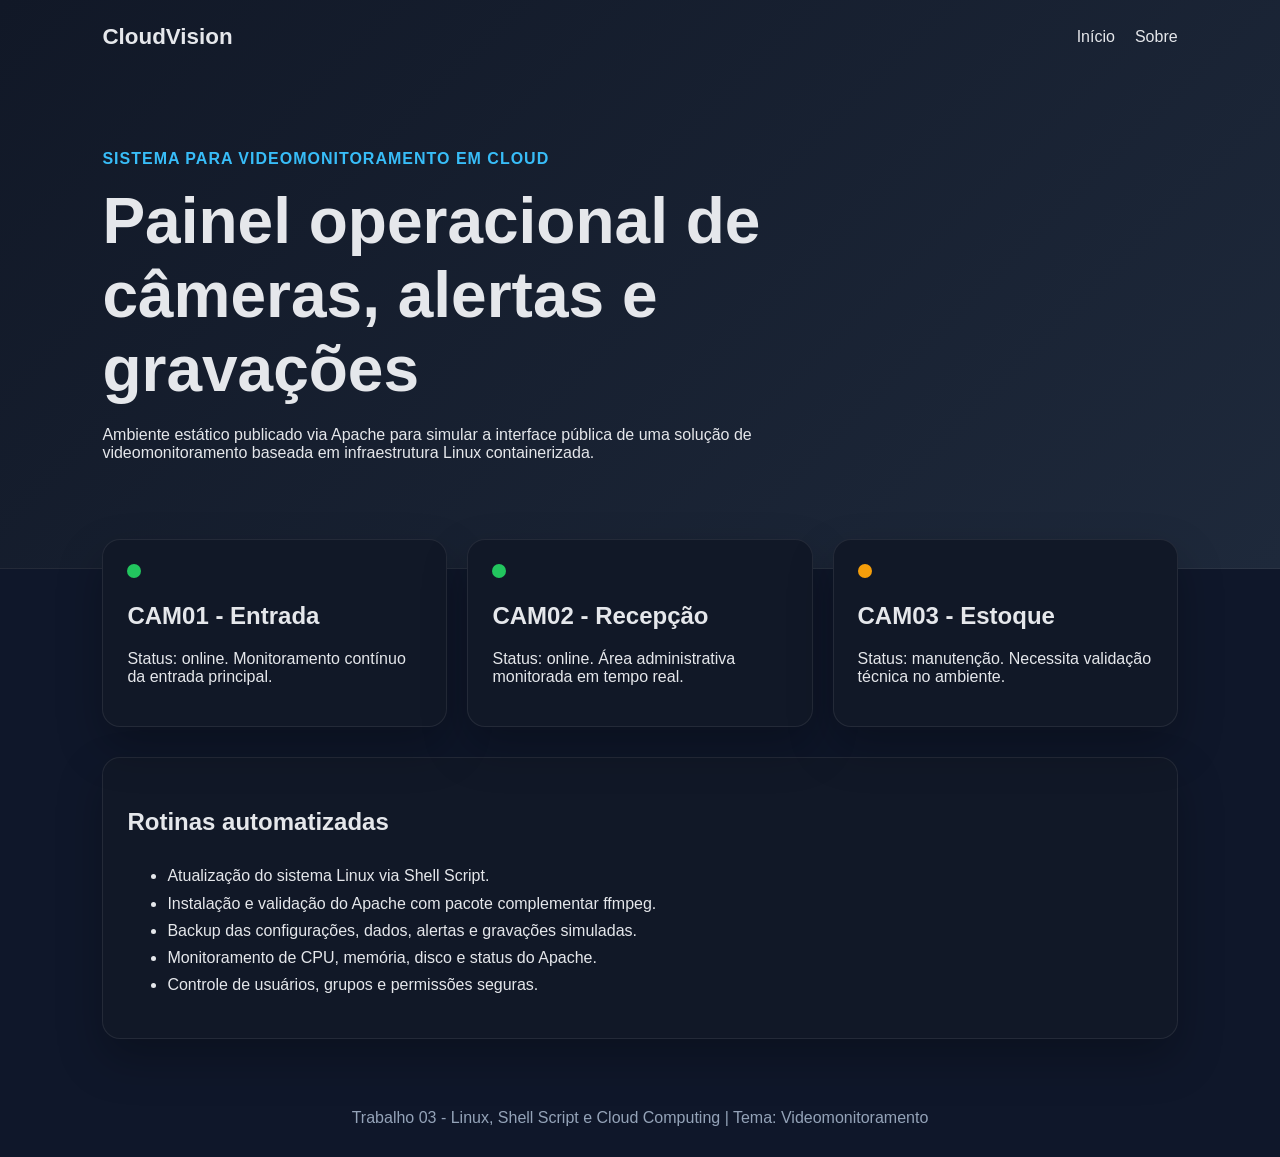
<file: source/index.html>
<!DOCTYPE html>
<html lang="pt-BR">
<head>
    <meta charset="UTF-8">
    <meta name="viewport" content="width=device-width, initial-scale=1.0">
    <title>CloudVision Monitoramento</title>
    <link rel="stylesheet" href="assets/style.css">
</head>
<body>
    <header class="hero">
        <nav>
            <strong>CloudVision</strong>
            <a href="index.html">Início</a>
            <a href="sobre.html">Sobre</a>
        </nav>
        <section>
            <p class="tag">Sistema para Videomonitoramento em Cloud</p>
            <h1>Painel operacional de câmeras, alertas e gravações</h1>
            <p>
                Ambiente estático publicado via Apache para simular a interface pública de uma
                solução de videomonitoramento baseada em infraestrutura Linux containerizada.
            </p>
        </section>
    </header>

    <main>
        <section class="cards">
            <article>
                <span class="status ok"></span>
                <h2>CAM01 - Entrada</h2>
                <p>Status: online. Monitoramento contínuo da entrada principal.</p>
            </article>
            <article>
                <span class="status ok"></span>
                <h2>CAM02 - Recepção</h2>
                <p>Status: online. Área administrativa monitorada em tempo real.</p>
            </article>
            <article>
                <span class="status warn"></span>
                <h2>CAM03 - Estoque</h2>
                <p>Status: manutenção. Necessita validação técnica no ambiente.</p>
            </article>
        </section>

        <section class="info">
            <h2>Rotinas automatizadas</h2>
            <ul>
                <li>Atualização do sistema Linux via Shell Script.</li>
                <li>Instalação e validação do Apache com pacote complementar ffmpeg.</li>
                <li>Backup das configurações, dados, alertas e gravações simuladas.</li>
                <li>Monitoramento de CPU, memória, disco e status do Apache.</li>
                <li>Controle de usuários, grupos e permissões seguras.</li>
            </ul>
        </section>
    </main>

    <footer>
        Trabalho 03 - Linux, Shell Script e Cloud Computing | Tema: Videomonitoramento
    </footer>
</body>
</html>
</file>
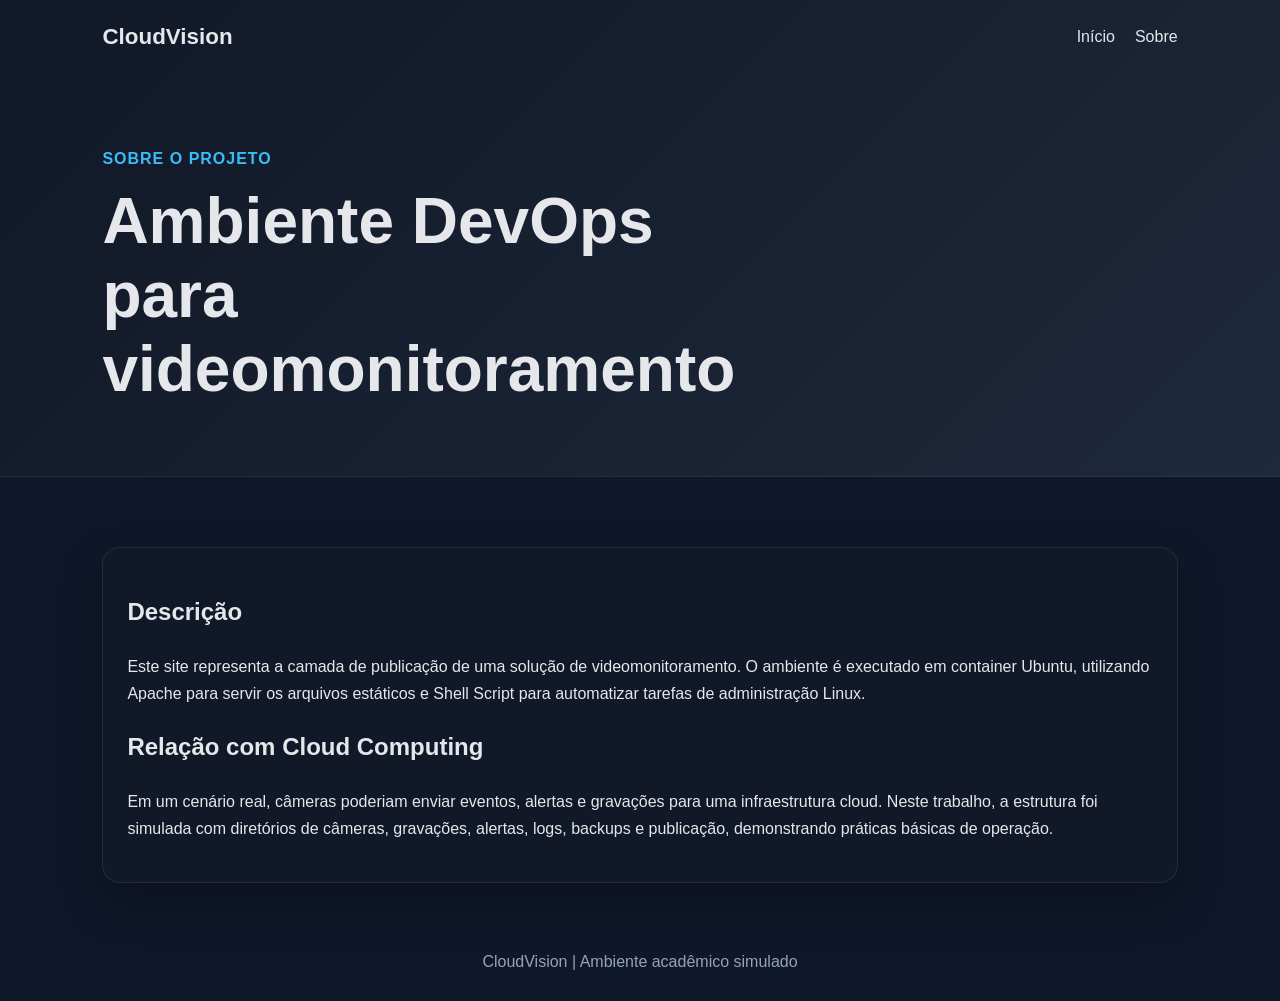
<file: source/sobre.html>
<!DOCTYPE html>
<html lang="pt-BR">
<head>
    <meta charset="UTF-8">
    <meta name="viewport" content="width=device-width, initial-scale=1.0">
    <title>Sobre - CloudVision</title>
    <link rel="stylesheet" href="assets/style.css">
</head>
<body>
    <header class="hero small">
        <nav>
            <strong>CloudVision</strong>
            <a href="index.html">Início</a>
            <a href="sobre.html">Sobre</a>
        </nav>
        <section>
            <p class="tag">Sobre o projeto</p>
            <h1>Ambiente DevOps para videomonitoramento</h1>
        </section>
    </header>

    <main>
        <section class="info">
            <h2>Descrição</h2>
            <p>
                Este site representa a camada de publicação de uma solução de videomonitoramento.
                O ambiente é executado em container Ubuntu, utilizando Apache para servir os arquivos
                estáticos e Shell Script para automatizar tarefas de administração Linux.
            </p>

            <h2>Relação com Cloud Computing</h2>
            <p>
                Em um cenário real, câmeras poderiam enviar eventos, alertas e gravações para uma
                infraestrutura cloud. Neste trabalho, a estrutura foi simulada com diretórios de câmeras,
                gravações, alertas, logs, backups e publicação, demonstrando práticas básicas de operação.
            </p>
        </section>
    </main>

    <footer>
        CloudVision | Ambiente acadêmico simulado
    </footer>
</body>
</html>
</file>
<file: source/assets/style.css>
* {
    box-sizing: border-box;
}

body {
    margin: 0;
    font-family: Arial, Helvetica, sans-serif;
    background: #0f172a;
    color: #e5e7eb;
}

nav {
    display: flex;
    gap: 20px;
    align-items: center;
    padding: 24px 8%;
}

nav strong {
    margin-right: auto;
    font-size: 1.4rem;
}

nav a {
    color: #e5e7eb;
    text-decoration: none;
}

.hero {
    background: linear-gradient(135deg, #111827, #1e293b);
    border-bottom: 1px solid rgba(255, 255, 255, 0.08);
}

.hero section {
    padding: 60px 8% 90px;
    max-width: 900px;
}

.hero.small section {
    padding-bottom: 50px;
}

.tag {
    color: #38bdf8;
    font-weight: bold;
    text-transform: uppercase;
    letter-spacing: 1px;
}

h1 {
    font-size: clamp(2rem, 5vw, 4rem);
    margin: 0 0 20px;
}

main {
    padding: 40px 8%;
}

.cards {
    display: grid;
    grid-template-columns: repeat(auto-fit, minmax(240px, 1fr));
    gap: 20px;
    margin-top: -70px;
}

article,
.info {
    background: #111827;
    border: 1px solid rgba(255, 255, 255, 0.08);
    border-radius: 18px;
    padding: 24px;
    box-shadow: 0 20px 45px rgba(0, 0, 0, 0.25);
}

.status {
    width: 14px;
    height: 14px;
    border-radius: 50%;
    display: inline-block;
}

.status.ok {
    background: #22c55e;
}

.status.warn {
    background: #f59e0b;
}

.info {
    margin-top: 30px;
    line-height: 1.7;
}

footer {
    text-align: center;
    padding: 30px;
    color: #94a3b8;
}
</file>
